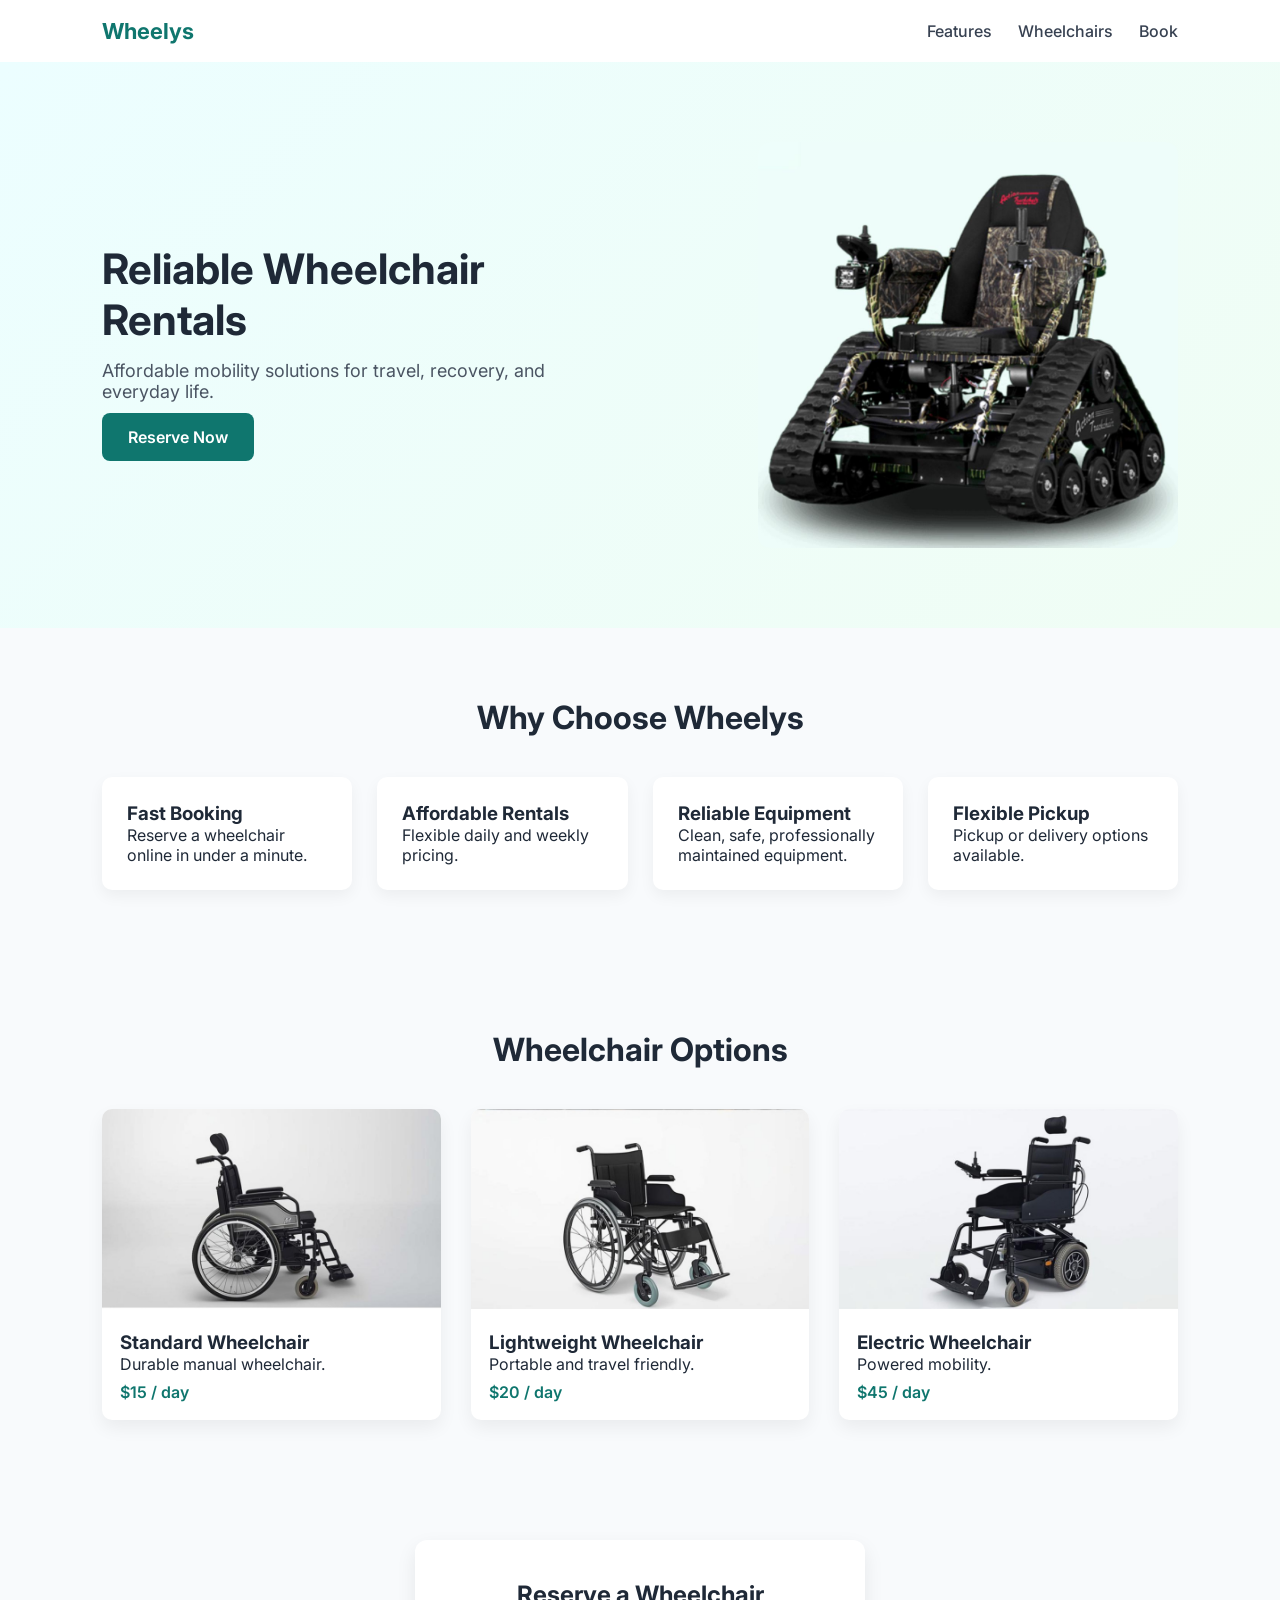
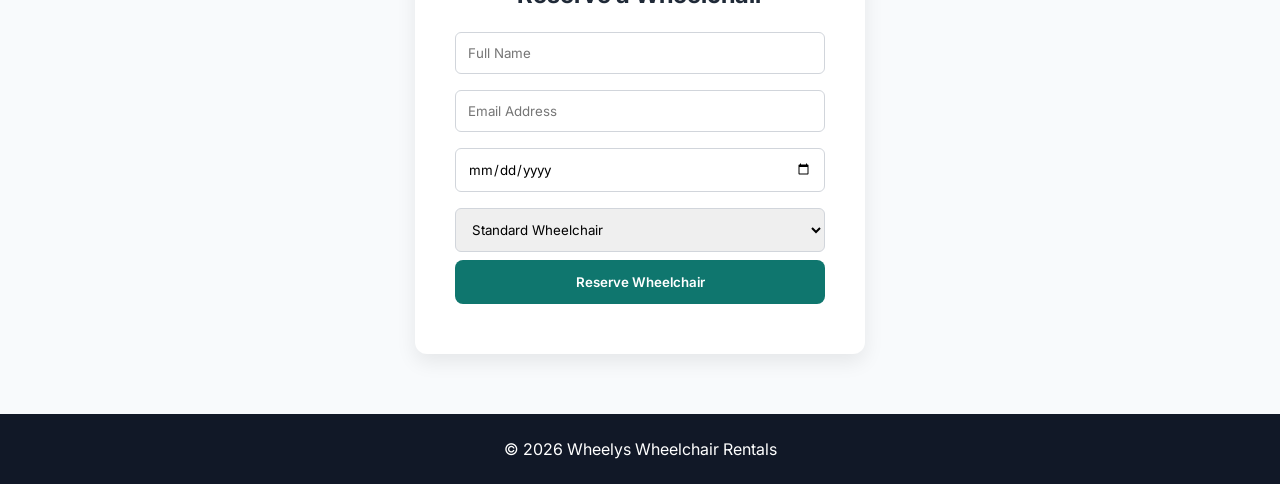
<file: index.html>
<!DOCTYPE html>
<html lang="en">
<head>

<meta charset="UTF-8">
<meta name="viewport" content="width=device-width, initial-scale=1.0">

<title>Wheelys | Wheelchair Rentals</title>

<link href="https://fonts.googleapis.com/css2?family=Inter:wght@300;400;600;700&display=swap" rel="stylesheet">

<style>
/* GENERAL */
*{
margin:0;
padding:0;
box-sizing:border-box;
font-family:'Inter',sans-serif;
}

body{
background:#f8fafc;
color:#1f2937;
animation:fadeIn 1s ease;
}

@keyframes fadeIn{
from{opacity:0;}
to{opacity:1;}
}

/* HEADER */
header{
display:flex;
justify-content:space-between;
align-items:center;
padding:18px 8%;
background:white;
box-shadow:0 2px 8px rgba(0,0,0,0.05);
}

.logo{
font-weight:700;
font-size:22px;
color:#0f766e;
}

nav a{
margin-left:22px;
text-decoration:none;
color:#374151;
font-weight:500;
transition:0.3s;
}

nav a:hover{
color:#0f766e;
}

/* HERO */
.hero{
display:flex;
align-items:center;
justify-content:space-between;
padding:80px 8%;
background:linear-gradient(135deg,#ecfeff,#f0fdf4);
gap:40px;
}

.hero-text{
max-width:520px;
animation:slideUp 1s ease;
}

.hero-text h1{
font-size:42px;
margin-bottom:15px;
}

.hero-text p{
color:#4b5563;
font-size:18px;
margin-bottom:25px;
}

.hero img{
width:420px;
border-radius:12px;
animation:slideRight 1.2s ease;
}

@keyframes slideUp{
from{opacity:0; transform:translateY(40px);}
to{opacity:1; transform:translateY(0);}
}

@keyframes slideRight{
from{opacity:0; transform:translateX(40px);}
to{opacity:1; transform:translateX(0);}
}

/* BUTTON */
.btn{
background:#0f766e;
color:white;
padding:14px 26px;
border-radius:8px;
text-decoration:none;
font-weight:600;
transition:0.3s;
}

.btn:hover{
transform:scale(1.05);
background:#115e59;
}

/* SECTIONS */
.section{
padding:70px 8%;
}

.section-title{
text-align:center;
margin-bottom:40px;
}

.section-title h2{
font-size:32px;
}

/* FEATURES */
.features{
display:grid;
grid-template-columns:repeat(auto-fit,minmax(220px,1fr));
gap:25px;
}

.feature{
background:white;
padding:25px;
border-radius:10px;
box-shadow:0 6px 15px rgba(0,0,0,0.05);
transition:0.3s;
}

.feature:hover{
transform:translateY(-6px);
}

/* CARDS */
.cards{
display:grid;
grid-template-columns:repeat(auto-fit,minmax(260px,1fr));
gap:30px;
}

.card{
background:white;
border-radius:10px;
overflow:hidden;
box-shadow:0 8px 18px rgba(0,0,0,0.06);
transition:0.4s;
opacity:0;
transform:translateY(40px);
}

.card.show{
opacity:1;
transform:translateY(0);
}

.card:hover{
transform:translateY(-6px);
}

.card img{
width:100%;
height:200px;
object-fit:cover;
}

.card-body{
padding:18px;
}

.price{
color:#0f766e;
font-weight:600;
margin-top:8px;
}

/* BOOKING FORM */
.booking{
background:#ffffff;
padding:40px;
border-radius:12px;
max-width:450px;
margin:50px auto;
box-shadow:0 8px 20px rgba(0,0,0,0.08);
}

form{
display:flex;
flex-direction:column;
}

input,select{
padding:12px;
margin:8px 0;
border-radius:6px;
border:1px solid #d1d5db;
}

button{
padding:14px;
background:#0f766e;
color:white;
border:none;
border-radius:8px;
font-weight:600;
cursor:pointer;
transition:0.3s;
}

button:hover{
transform:scale(1.05);
background:#115e59;
}

/* FOOTER */
footer{
background:#111827;
color:white;
text-align:center;
padding:25px;
margin-top:60px;
}

@media(max-width:900px){
.hero{
flex-direction:column;
text-align:center;
}

.hero img{
width:100%;
}
}

</style>
</head>

<body>

<header>
<div class="logo">Wheelys</div>
<nav>
<a href="#features">Features</a>
<a href="#rentals">Wheelchairs</a>
<a href="#booking">Book</a>
</nav>
</header>

<section class="hero">
<div class="hero-text">
<h1>Reliable Wheelchair Rentals</h1>
<p>Affordable mobility solutions for travel, recovery, and everyday life.</p>
<a class="btn" href="#booking">Reserve Now</a>
</div>

<!-- Use your local hero image -->
<img src="images/hero.jpg" alt="Wheelchair Hero Image">
</section>

<section id="features" class="section">
<div class="section-title">
<h2>Why Choose Wheelys</h2>
</div>

<div class="features">
<div class="feature"><h3>Fast Booking</h3><p>Reserve a wheelchair online in under a minute.</p></div>
<div class="feature"><h3>Affordable Rentals</h3><p>Flexible daily and weekly pricing.</p></div>
<div class="feature"><h3>Reliable Equipment</h3><p>Clean, safe, professionally maintained equipment.</p></div>
<div class="feature"><h3>Flexible Pickup</h3><p>Pickup or delivery options available.</p></div>
</div>
</section>

<section id="rentals" class="section">
<div class="section-title">
<h2>Wheelchair Options</h2>
</div>

<div class="cards">
<div class="card">
<img src="images/standard-wheelchair.jpg" alt="Standard Wheelchair">
<div class="card-body">
<h3>Standard Wheelchair</h3>
<p>Durable manual wheelchair.</p>
<div class="price">$15 / day</div>
</div>
</div>

<div class="card">
<img src="images/lightweight-wheelchair.jpg" alt="Lightweight Wheelchair">
<div class="card-body">
<h3>Lightweight Wheelchair</h3>
<p>Portable and travel friendly.</p>
<div class="price">$20 / day</div>
</div>
</div>

<div class="card">
<img src="images/electric-wheelchair.jpg" alt="Electric Wheelchair">
<div class="card-body">
<h3>Electric Wheelchair</h3>
<p>Powered mobility.</p>
<div class="price">$45 / day</div>
</div>
</div>
</div>
</section>

<section id="booking">
<div class="booking">
<h2 style="text-align:center;margin-bottom:15px;">Reserve a Wheelchair</h2>
<form id="bookingForm">
<input type="text" placeholder="Full Name" required>
<input type="email" placeholder="Email Address" required>
<input type="date" required>
<select>
<option>Standard Wheelchair</option>
<option>Lightweight Wheelchair</option>
<option>Electric Wheelchair</option>
</select>
<button type="submit">Reserve Wheelchair</button>
</form>
<p id="confirmation" style="margin-top:10px;color:green;"></p>
</div>
</section>

<footer>
<p>© 2026 Wheelys Wheelchair Rentals</p>
</footer>

<script>
// Booking confirmation
document.getElementById("bookingForm").addEventListener("submit",function(e){
e.preventDefault();
document.getElementById("confirmation").innerText =
"Reservation request submitted successfully.";
});

// Animate cards on scroll
const cards = document.querySelectorAll(".card");
window.addEventListener("scroll",()=>{
const trigger = window.innerHeight * 0.85;
cards.forEach(card=>{
const top = card.getBoundingClientRect().top;
if(top < trigger){ card.classList.add("show"); }
});
});
</script>

</body>
</html>
</file>
